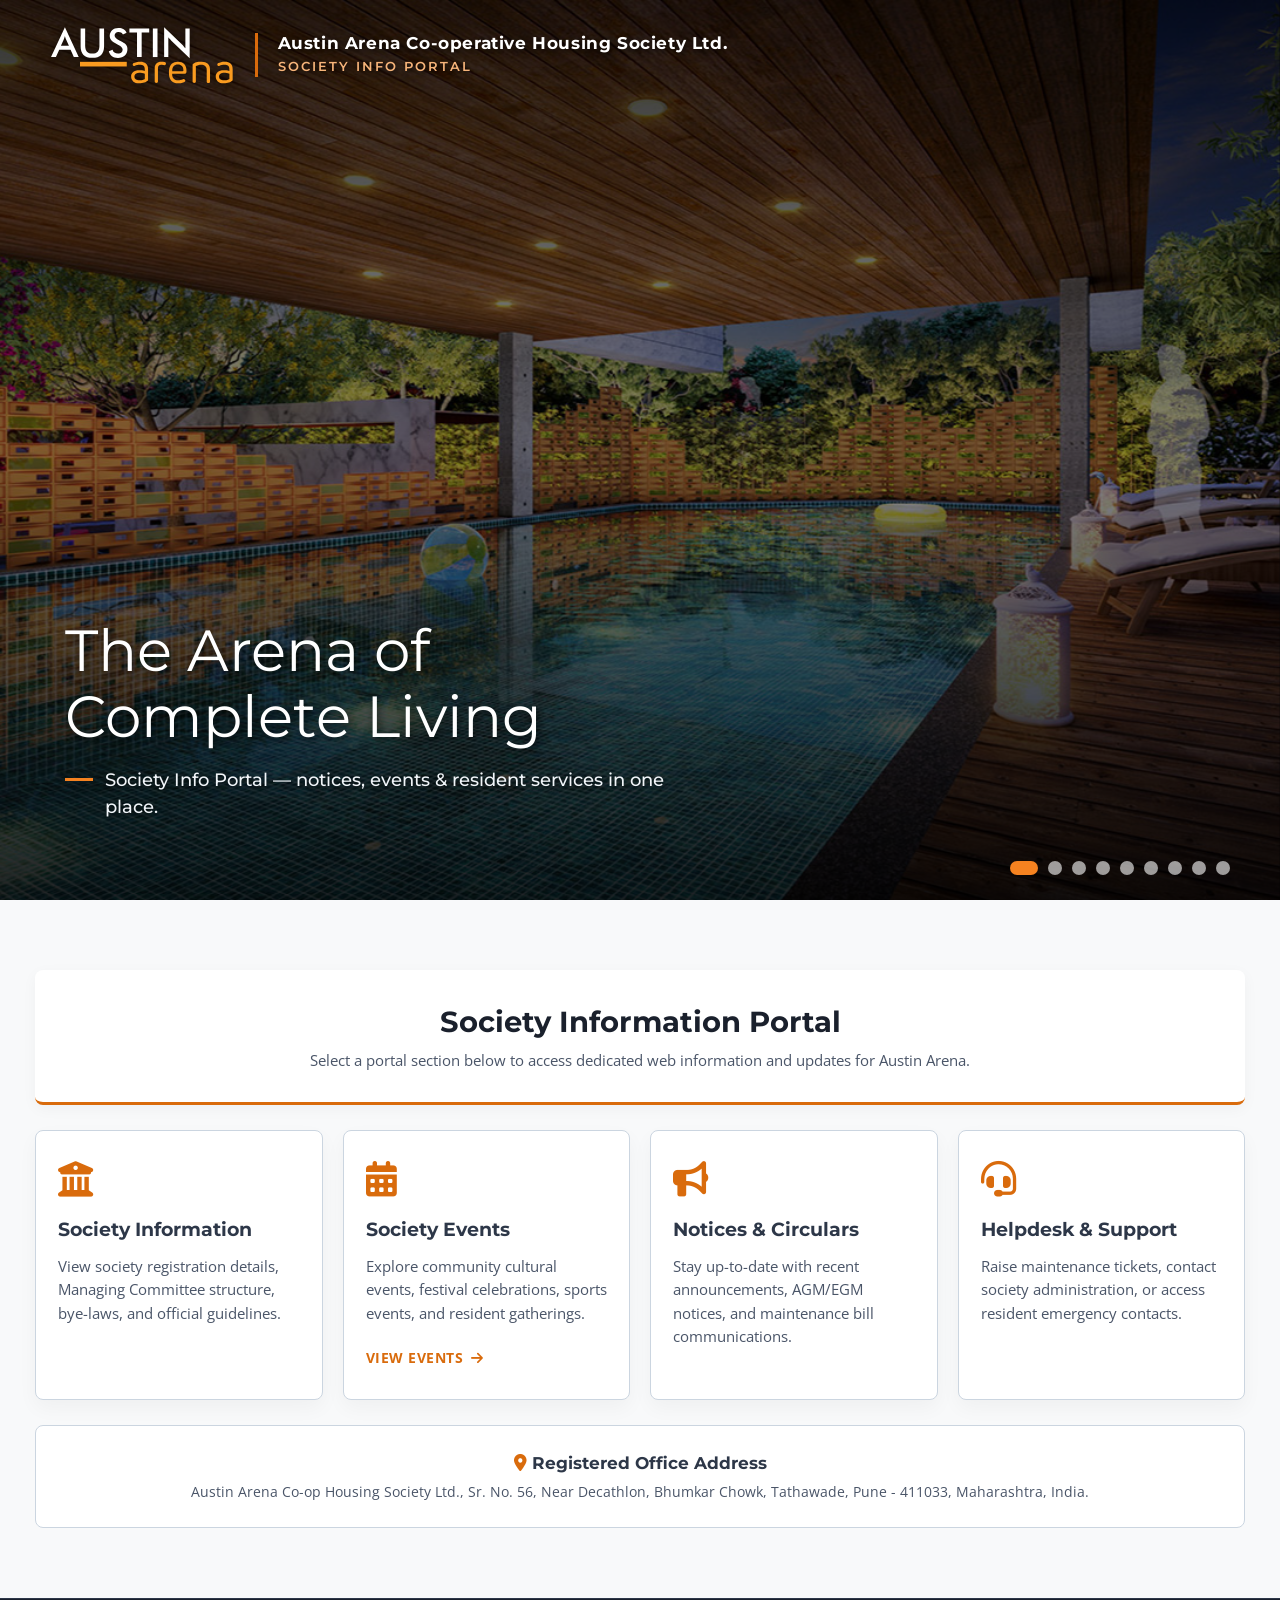
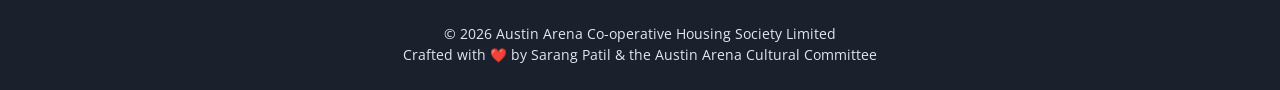
<file: index.html>
<!DOCTYPE html>
<html lang="en">
<head>
    <meta charset="UTF-8">
    <meta name="viewport" content="width=device-width, initial-scale=1.0, maximum-scale=5.0">
    <title>Austin Arena Co-operative Housing Society Limited</title>

    <!-- Google Fonts Preconnect & Stylesheets -->
    <link rel="preconnect" href="https://fonts.googleapis.com">
    <link rel="preconnect" href="https://fonts.gstatic.com" crossorigin>
    <link href="https://fonts.googleapis.com/css2?family=Montserrat:wght@400;500;600;700;800&family=Open+Sans:wght@300;400;600&display=swap"
          rel="stylesheet">

    <!-- FontAwesome Icons -->
    <link rel="stylesheet" href="https://cdnjs.cloudflare.com/ajax/libs/font-awesome/6.4.0/css/all.min.css">

    <!-- External CSS -->
    <link rel="stylesheet" href="css/style.css">
</head>
<body>

<!-- ACCESSIBILITY: Skip link for keyboard users -->
<a href="#main-content" class="skip-link">Skip to main content</a>

<!-- HERO CAROUSEL / SLIDER HEADER -->
<div class="hero-container" role="region" aria-roledescription="carousel" aria-label="Society Highlight Gallery">

    <!-- HEADER WITH LOGO -->
    <header>
        <div class="header-inner">
            <a href="index.html" class="logo-container" aria-label="Austin Arena Co-operative Housing Society - Homepage">
                <img src="assets/logo/arena_logo_white.svg"
                     alt="Austin Arena Logo"
                     id="main-logo"
                     onerror="handleLogoError()">

                <div id="logo-fallback" class="logo-fallback" style="display: none;">
                    <span class="brand-top">AUSTIN</span>
                    <span class="brand-bottom">arena</span>
                </div>
            </a>

            <div class="header-brand">
                <span class="header-society-name">Austin Arena Co-operative Housing Society Ltd.</span>
                <span class="header-tagline">Society Info Portal</span>
            </div>
        </div>
    </header>

    <!-- BACKGROUND IMAGE SLIDES -->
    <div class="slider-slide active" role="group" aria-roledescription="slide" aria-label="1 of 9"
         style="background-image: url('assets/images/gallery/arena-gallery-2.jpg');"></div>
    <div class="slider-slide" role="group" aria-roledescription="slide" aria-label="2 of 9"
         style="background-image: url('assets/images/gallery/arena-gallery-1.jpg');"></div>
    <div class="slider-slide" role="group" aria-roledescription="slide" aria-label="3 of 9"
         style="background-image: url('assets/images/gallery/arena-gallery-3.jpg');"></div>
    <div class="slider-slide" role="group" aria-roledescription="slide" aria-label="4 of 9"
         style="background-image: url('assets/images/gallery/arena-gallery-4.jpg');"></div>
    <div class="slider-slide" role="group" aria-roledescription="slide" aria-label="5 of 9"
         style="background-image: url('assets/images/gallery/arena-gallery-5.jpg');"></div>
    <div class="slider-slide" role="group" aria-roledescription="slide" aria-label="6 of 9"
         style="background-image: url('assets/images/gallery/arena-gallery-6.jpg');"></div>
    <div class="slider-slide" role="group" aria-roledescription="slide" aria-label="7 of 9"
         style="background-image: url('assets/images/gallery/arena-gallery-7.jpg');"></div>
    <div class="slider-slide" role="group" aria-roledescription="slide" aria-label="8 of 9"
         style="background-image: url('assets/images/gallery/arena-gallery-8.jpg');"></div>
    <div class="slider-slide" role="group" aria-roledescription="slide" aria-label="9 of 9"
         style="background-image: url('assets/images/gallery/arena-gallery-9.jpg');"></div>
    <div class="slider-overlay"></div>

    <!-- HERO TEXT CONTENT -->
    <div class="hero-content">
        <div class="hero-content-inner">
            <h1 class="hero-title">The Arena of<br>Complete Living</h1>
            <p class="hero-tagline">Society Info Portal &mdash; notices, events &amp; resident services in one place.</p>
        </div>
    </div>

    <!-- ACCESSIBLE SLIDER DOT NAVIGATION -->
    <div class="slider-dots" role="tablist" aria-label="Select slide to display">
        <button class="dot active" role="tab" aria-selected="true" data-slide="0" aria-label="Slide 1"></button>
        <button class="dot" role="tab" aria-selected="false" data-slide="1" aria-label="Slide 2"></button>
        <button class="dot" role="tab" aria-selected="false" data-slide="2" aria-label="Slide 3"></button>
        <button class="dot" role="tab" aria-selected="false" data-slide="3" aria-label="Slide 4"></button>
        <button class="dot" role="tab" aria-selected="false" data-slide="4" aria-label="Slide 5"></button>
        <button class="dot" role="tab" aria-selected="false" data-slide="5" aria-label="Slide 6"></button>
        <button class="dot" role="tab" aria-selected="false" data-slide="6" aria-label="Slide 7"></button>
        <button class="dot" role="tab" aria-selected="false" data-slide="7" aria-label="Slide 8"></button>
        <button class="dot" role="tab" aria-selected="false" data-slide="8" aria-label="Slide 9"></button>
    </div>
</div>

<!-- MAIN CONTENT PORTAL -->
<main id="main-content" class="highlights-section" tabindex="-1">

    <div class="section-header">
        <h2>Society Information Portal</h2>
        <p>Select a portal section below to access dedicated web information and updates for Austin Arena.</p>
    </div>

    <div class="cards-grid">

        <div class="highlight-card">
            <div>
                <i class="fa-solid fa-building-columns card-icon" aria-hidden="true"></i>
                <h3 class="card-title">Society Information</h3>
                <p class="card-text">View society registration details, Managing Committee structure, bye-laws, and
                    official guidelines.</p>
            </div>
            <a href="society-info.html" class="card-btn" style="display: none;" aria-label="Explore Society Information Details">Explore Details <i
                    class="fa-solid fa-arrow-right" aria-hidden="true"></i></a>
        </div>

        <div class="highlight-card">
            <div>
                <i class="fa-solid fa-calendar-days card-icon" aria-hidden="true"></i>
                <h3 class="card-title">Society Events</h3>
                <p class="card-text">Explore community cultural events, festival celebrations, sports events, and
                    resident gatherings.</p>
            </div>
            <a href="society-events.html" class="card-btn" aria-label="View Society Events">View Events <i class="fa-solid fa-arrow-right"
                                                                                                           aria-hidden="true"></i></a>
        </div>

        <div class="highlight-card">
            <div>
                <i class="fa-solid fa-bullhorn card-icon" aria-hidden="true"></i>
                <h3 class="card-title">Notices & Circulars</h3>
                <p class="card-text">Stay up-to-date with recent announcements, AGM/EGM notices, and maintenance bill
                    communications.</p>
            </div>
            <a href="notices.html" class="card-btn" style="display: none;" aria-label="View Notices and Circulars">View Notices <i
                    class="fa-solid fa-arrow-right" aria-hidden="true"></i></a>
        </div>

        <div class="highlight-card">
            <div>
                <i class="fa-solid fa-headset card-icon" aria-hidden="true"></i>
                <h3 class="card-title">Helpdesk & Support</h3>
                <p class="card-text">Raise maintenance tickets, contact society administration, or access resident
                    emergency contacts.</p>
            </div>
            <a href="helpdesk.html" class="card-btn" style="display: none;" aria-label="Contact Society Office">Contact Office <i
                    class="fa-solid fa-arrow-right" aria-hidden="true"></i></a>
        </div>

    </div>

    <!-- ADDRESS FOOTER BOX -->
    <address class="address-bar">
        <h3><i class="fa-solid fa-location-dot" style="color: var(--brand-orange);" aria-hidden="true"></i> Registered
            Office Address</h3>
        <p>Austin Arena Co-op Housing Society Ltd., Sr. No. 56, Near Decathlon, Bhumkar Chowk, Tathawade, Pune - 411033,
            Maharashtra, India.</p>
    </address>

</main>

<!-- FOOTER -->
<footer>
    <p>
        &copy; 2026 Austin Arena Co-operative Housing Society Limited
    </p>
    <p>
        Crafted with ❤️ by Sarang Patil &amp; the Austin Arena Cultural Committee
    </p>
</footer>

<!-- External JavaScript -->
<script src="js/main.js"></script>
</body>
</html>
</file>
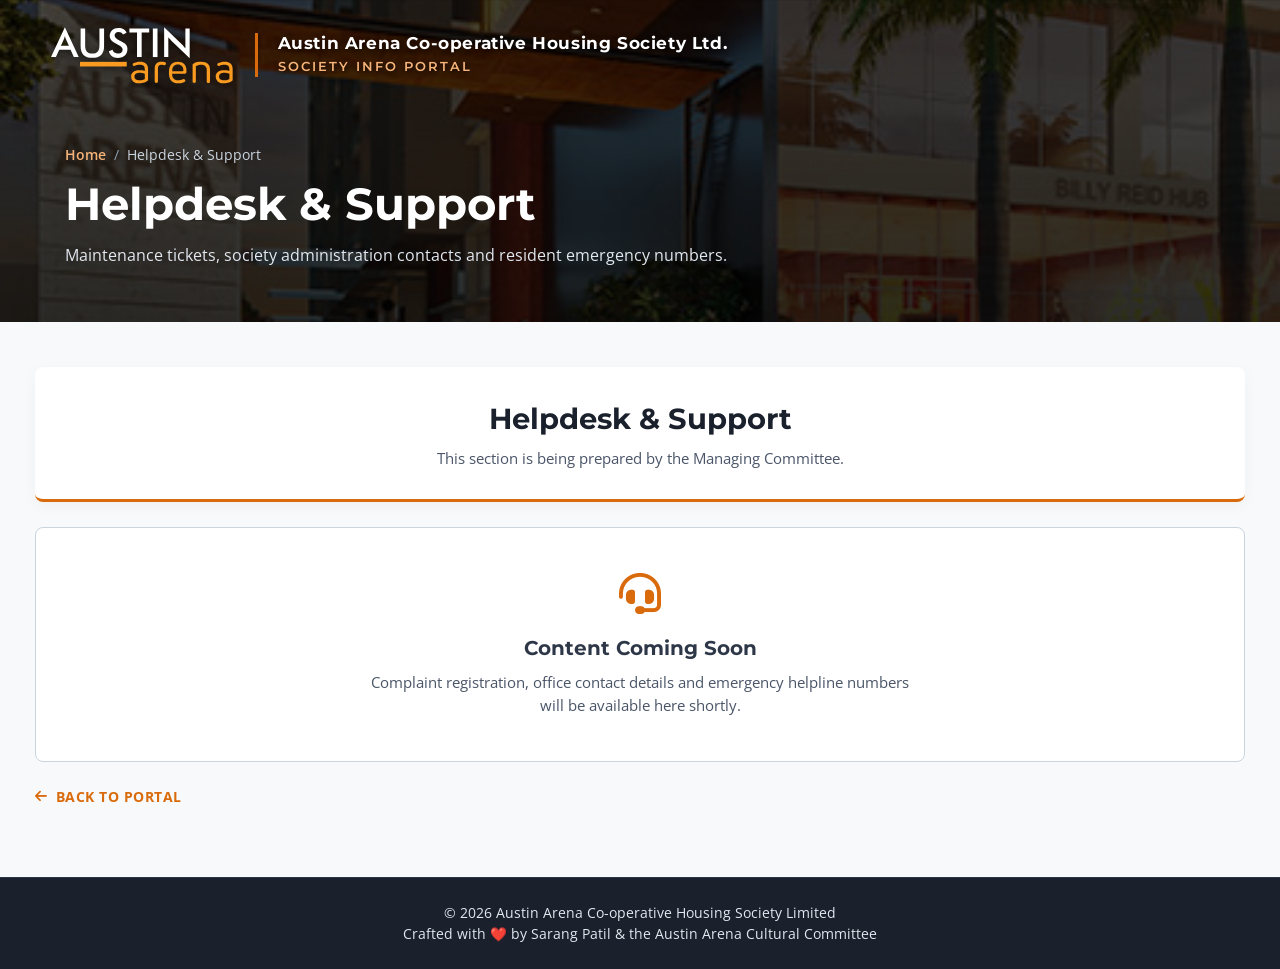
<file: helpdesk.html>
<!DOCTYPE html>
<html lang="en">
<head>
    <meta charset="UTF-8">
    <meta name="viewport" content="width=device-width, initial-scale=1.0, maximum-scale=5.0">
    <title>Helpdesk &amp; Support | Austin Arena Co-operative Housing Society Limited</title>

    <link rel="preconnect" href="https://fonts.googleapis.com">
    <link rel="preconnect" href="https://fonts.gstatic.com" crossorigin>
    <link href="https://fonts.googleapis.com/css2?family=Montserrat:wght@400;500;600;700;800&family=Open+Sans:wght@300;400;600&display=swap"
          rel="stylesheet">
    <link rel="stylesheet" href="https://cdnjs.cloudflare.com/ajax/libs/font-awesome/6.4.0/css/all.min.css">
    <link rel="stylesheet" href="css/style.css">
</head>
<body>

<a href="#main-content" class="skip-link">Skip to main content</a>

<div class="page-hero">
    <header>
        <div class="header-inner">
            <a href="index.html" class="logo-container" aria-label="Austin Arena Co-operative Housing Society - Homepage">
                <img src="assets/logo/arena_logo_white.svg" alt="Austin Arena Logo" id="main-logo" onerror="handleLogoError()">
                <div id="logo-fallback" class="logo-fallback" style="display: none;">
                    <span class="brand-top">AUSTIN</span>
                    <span class="brand-bottom">arena</span>
                </div>
            </a>
            <div class="header-brand">
                <span class="header-society-name">Austin Arena Co-operative Housing Society Ltd.</span>
                <span class="header-tagline">Society Info Portal</span>
            </div>
        </div>
    </header>

    <div class="page-hero-content">
        <nav class="breadcrumb" aria-label="Breadcrumb">
            <a href="index.html">Home</a><span>/</span>Helpdesk &amp; Support
        </nav>
        <h1>Helpdesk &amp; Support</h1>
        <p>Maintenance tickets, society administration contacts and resident emergency numbers.</p>
    </div>
</div>

<main id="main-content" class="highlights-section page-main" tabindex="-1">

    <div class="section-header">
        <h2>Helpdesk &amp; Support</h2>
        <p>This section is being prepared by the Managing Committee.</p>
    </div>

    <div class="content-panel">
        <i class="fa-solid fa-headset" aria-hidden="true"></i>
        <h3>Content Coming Soon</h3>
        <p>Complaint registration, office contact details and emergency helpline numbers will be available here shortly.</p>
    </div>

    <a href="index.html" class="back-link"><i class="fa-solid fa-arrow-left" aria-hidden="true"></i> Back to Portal</a>

</main>

<footer>
    <p>
        &copy; 2026 Austin Arena Co-operative Housing Society Limited
    </p>
    <p>
        Crafted with ❤️ by Sarang Patil &amp; the Austin Arena Cultural Committee
    </p>
</footer>

<script src="js/main.js"></script>
</body>
</html>
</file>
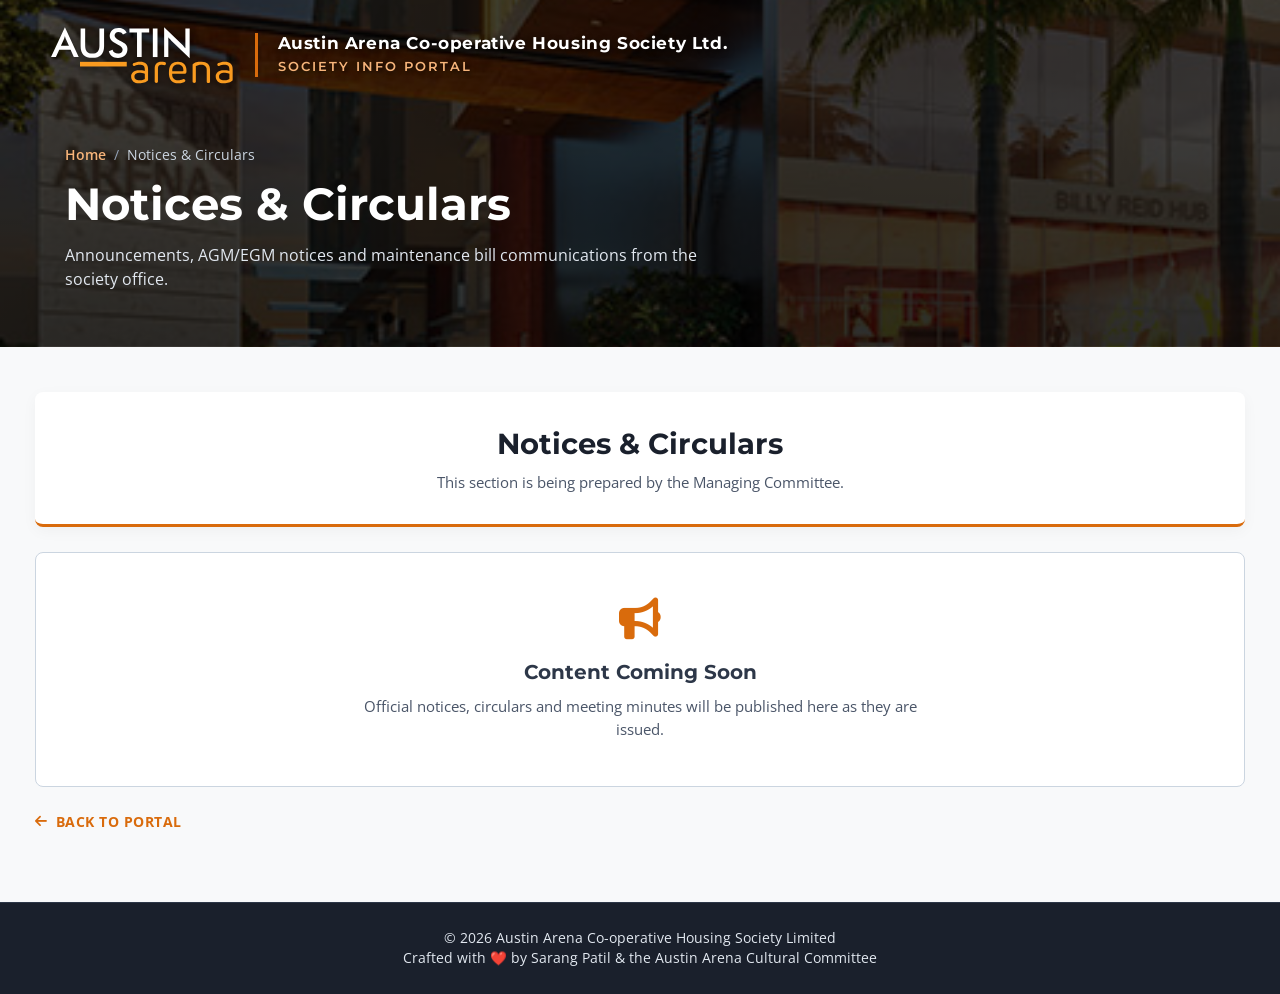
<file: notices.html>
<!DOCTYPE html>
<html lang="en">
<head>
    <meta charset="UTF-8">
    <meta name="viewport" content="width=device-width, initial-scale=1.0, maximum-scale=5.0">
    <title>Notices &amp; Circulars | Austin Arena Co-operative Housing Society Limited</title>

    <link rel="preconnect" href="https://fonts.googleapis.com">
    <link rel="preconnect" href="https://fonts.gstatic.com" crossorigin>
    <link href="https://fonts.googleapis.com/css2?family=Montserrat:wght@400;500;600;700;800&family=Open+Sans:wght@300;400;600&display=swap"
          rel="stylesheet">
    <link rel="stylesheet" href="https://cdnjs.cloudflare.com/ajax/libs/font-awesome/6.4.0/css/all.min.css">
    <link rel="stylesheet" href="css/style.css">
</head>
<body>

<a href="#main-content" class="skip-link">Skip to main content</a>

<div class="page-hero">
    <header>
        <div class="header-inner">
            <a href="index.html" class="logo-container" aria-label="Austin Arena Co-operative Housing Society - Homepage">
                <img src="assets/logo/arena_logo_white.svg" alt="Austin Arena Logo" id="main-logo" onerror="handleLogoError()">
                <div id="logo-fallback" class="logo-fallback" style="display: none;">
                    <span class="brand-top">AUSTIN</span>
                    <span class="brand-bottom">arena</span>
                </div>
            </a>
            <div class="header-brand">
                <span class="header-society-name">Austin Arena Co-operative Housing Society Ltd.</span>
                <span class="header-tagline">Society Info Portal</span>
            </div>
        </div>
    </header>

    <div class="page-hero-content">
        <nav class="breadcrumb" aria-label="Breadcrumb">
            <a href="index.html">Home</a><span>/</span>Notices &amp; Circulars
        </nav>
        <h1>Notices &amp; Circulars</h1>
        <p>Announcements, AGM/EGM notices and maintenance bill communications from the society office.</p>
    </div>
</div>

<main id="main-content" class="highlights-section page-main" tabindex="-1">

    <div class="section-header">
        <h2>Notices &amp; Circulars</h2>
        <p>This section is being prepared by the Managing Committee.</p>
    </div>

    <div class="content-panel">
        <i class="fa-solid fa-bullhorn" aria-hidden="true"></i>
        <h3>Content Coming Soon</h3>
        <p>Official notices, circulars and meeting minutes will be published here as they are issued.</p>
    </div>

    <a href="index.html" class="back-link"><i class="fa-solid fa-arrow-left" aria-hidden="true"></i> Back to Portal</a>

</main>

<footer>
    <p>
        &copy; 2026 Austin Arena Co-operative Housing Society Limited
    </p>
    <p>
        Crafted with ❤️ by Sarang Patil &amp; the Austin Arena Cultural Committee
    </p>
</footer>

<script src="js/main.js"></script>
</body>
</html>
</file>
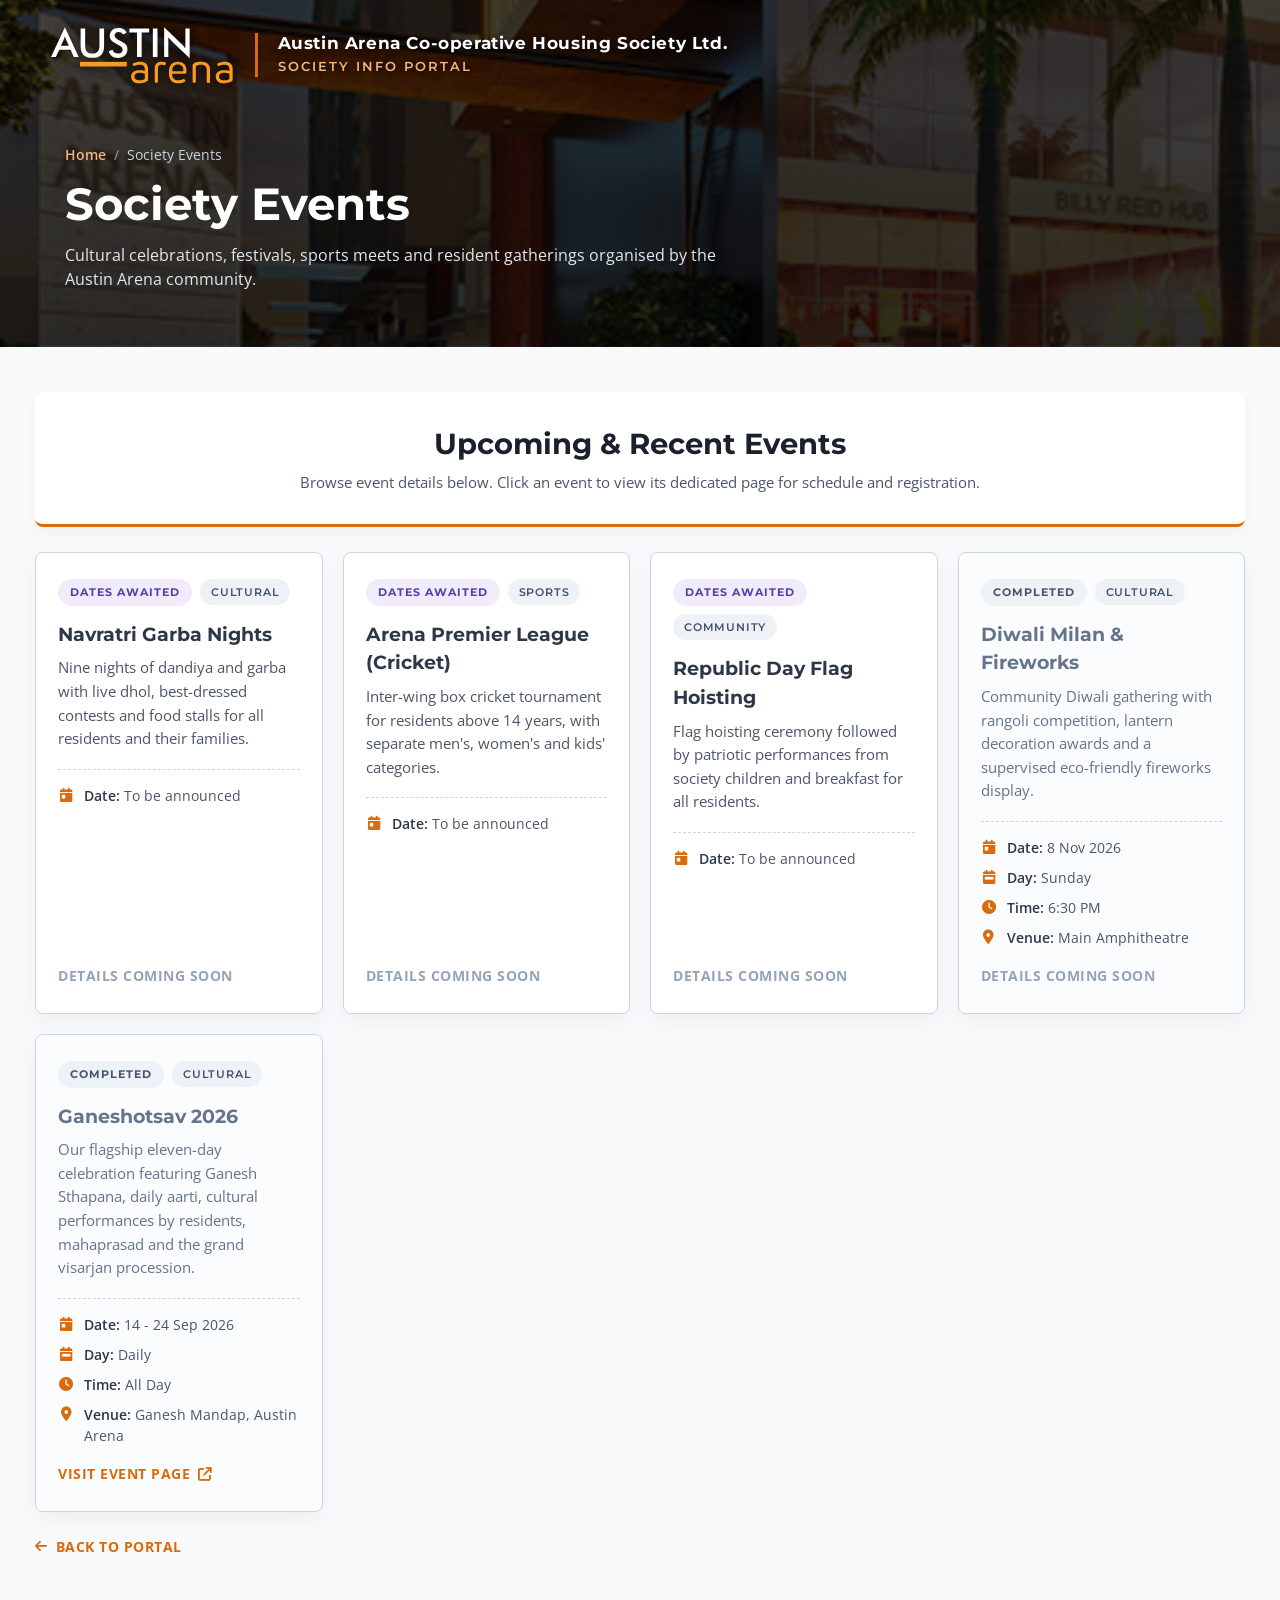
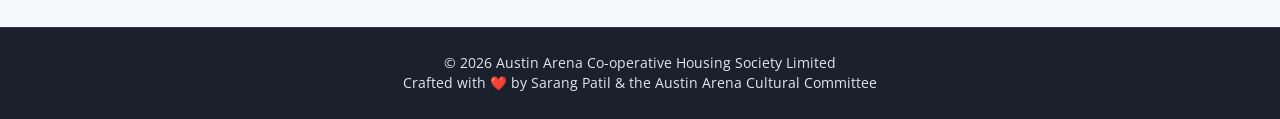
<file: society-events.html>
<!DOCTYPE html>
<html lang="en">
<head>
    <meta charset="UTF-8">
    <meta name="viewport" content="width=device-width, initial-scale=1.0, maximum-scale=5.0">
    <title>Society Events | Austin Arena Co-operative Housing Society Limited</title>

    <link rel="preconnect" href="https://fonts.googleapis.com">
    <link rel="preconnect" href="https://fonts.gstatic.com" crossorigin>
    <link href="https://fonts.googleapis.com/css2?family=Montserrat:wght@400;500;600;700;800&family=Open+Sans:wght@300;400;600&display=swap"
          rel="stylesheet">
    <link rel="stylesheet" href="https://cdnjs.cloudflare.com/ajax/libs/font-awesome/6.4.0/css/all.min.css">
    <link rel="stylesheet" href="css/style.css">
</head>
<body>

<a href="#main-content" class="skip-link">Skip to main content</a>

<!-- PAGE HERO WITH SHARED HEADER THEME -->
<div class="page-hero">
    <header>
        <div class="header-inner">
            <a href="index.html" class="logo-container" aria-label="Austin Arena Co-operative Housing Society - Homepage">
                <img src="assets/logo/arena_logo_white.svg" alt="Austin Arena Logo" id="main-logo" onerror="handleLogoError()">
                <div id="logo-fallback" class="logo-fallback" style="display: none;">
                    <span class="brand-top">AUSTIN</span>
                    <span class="brand-bottom">arena</span>
                </div>
            </a>
            <div class="header-brand">
                <span class="header-society-name">Austin Arena Co-operative Housing Society Ltd.</span>
                <span class="header-tagline">Society Info Portal</span>
            </div>
        </div>
    </header>

    <div class="page-hero-content">
        <nav class="breadcrumb" aria-label="Breadcrumb">
            <a href="index.html">Home</a><span>/</span>Society Events
        </nav>
        <h1>Society Events</h1>
        <p>Cultural celebrations, festivals, sports meets and resident gatherings organised by the Austin Arena
            community.</p>
    </div>
</div>

<main id="main-content" class="highlights-section page-main" tabindex="-1">

    <div class="section-header">
        <h2>Upcoming &amp; Recent Events</h2>
        <p>Browse event details below. Click an event to view its dedicated page for schedule and registration.</p>
    </div>

    <!-- Loading / error / empty message for the events feed -->
    <p id="events-status" class="events-status loading" role="status" aria-live="polite">Loading events&hellip;</p>

    <!-- Event cards are rendered here from the configured data source -->
    <div class="cards-grid" id="events-grid"></div>

    <noscript>
        <div class="content-panel">
            <i class="fa-solid fa-circle-info" aria-hidden="true"></i>
            <h3>JavaScript Required</h3>
            <p>Event listings are loaded dynamically. Please enable JavaScript to view society events, or contact the
                society office for the current event schedule.</p>
        </div>
    </noscript>

    <a href="index.html" class="back-link"><i class="fa-solid fa-arrow-left" aria-hidden="true"></i> Back to Portal</a>

</main>

<footer>
    <p>
        &copy; 2026 Austin Arena Co-operative Housing Society Limited
    </p>
    <p>
        Crafted with ❤️ by Sarang Patil &amp; the Austin Arena Cultural Committee
    </p>
</footer>

<script src="js/config.js"></script>
<script src="js/main.js"></script>
<script src="js/events.js"></script>
</body>
</html>
</file>
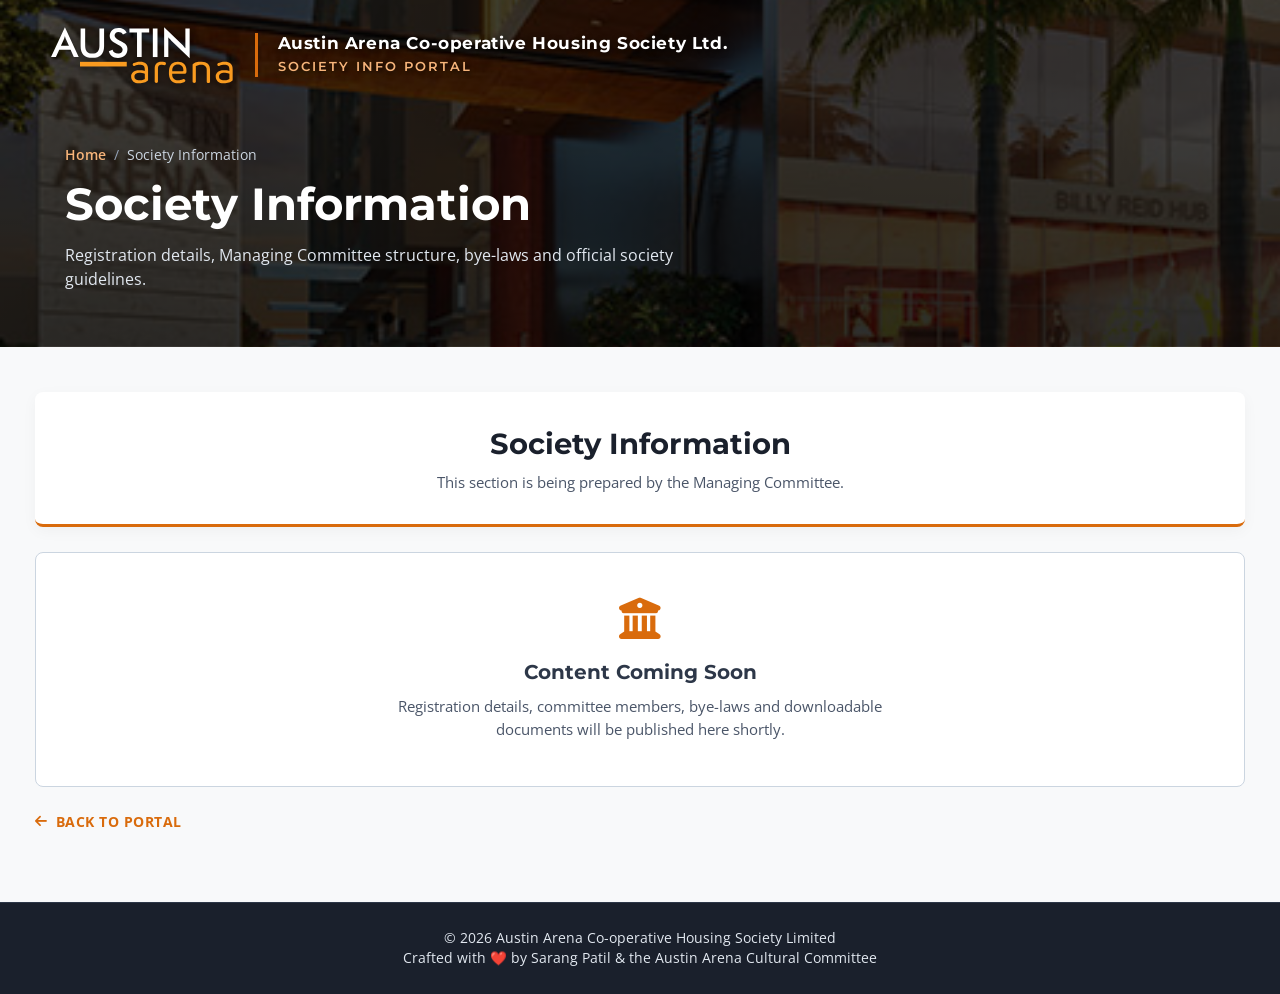
<file: society-info.html>
<!DOCTYPE html>
<html lang="en">
<head>
    <meta charset="UTF-8">
    <meta name="viewport" content="width=device-width, initial-scale=1.0, maximum-scale=5.0">
    <title>Society Information | Austin Arena Co-operative Housing Society Limited</title>

    <link rel="preconnect" href="https://fonts.googleapis.com">
    <link rel="preconnect" href="https://fonts.gstatic.com" crossorigin>
    <link href="https://fonts.googleapis.com/css2?family=Montserrat:wght@400;500;600;700;800&family=Open+Sans:wght@300;400;600&display=swap"
          rel="stylesheet">
    <link rel="stylesheet" href="https://cdnjs.cloudflare.com/ajax/libs/font-awesome/6.4.0/css/all.min.css">
    <link rel="stylesheet" href="css/style.css">
</head>
<body>

<a href="#main-content" class="skip-link">Skip to main content</a>

<div class="page-hero">
    <header>
        <div class="header-inner">
            <a href="index.html" class="logo-container" aria-label="Austin Arena Co-operative Housing Society - Homepage">
                <img src="assets/logo/arena_logo_white.svg" alt="Austin Arena Logo" id="main-logo" onerror="handleLogoError()">
                <div id="logo-fallback" class="logo-fallback" style="display: none;">
                    <span class="brand-top">AUSTIN</span>
                    <span class="brand-bottom">arena</span>
                </div>
            </a>
            <div class="header-brand">
                <span class="header-society-name">Austin Arena Co-operative Housing Society Ltd.</span>
                <span class="header-tagline">Society Info Portal</span>
            </div>
        </div>
    </header>

    <div class="page-hero-content">
        <nav class="breadcrumb" aria-label="Breadcrumb">
            <a href="index.html">Home</a><span>/</span>Society Information
        </nav>
        <h1>Society Information</h1>
        <p>Registration details, Managing Committee structure, bye-laws and official society guidelines.</p>
    </div>
</div>

<main id="main-content" class="highlights-section page-main" tabindex="-1">

    <div class="section-header">
        <h2>Society Information</h2>
        <p>This section is being prepared by the Managing Committee.</p>
    </div>

    <div class="content-panel">
        <i class="fa-solid fa-building-columns" aria-hidden="true"></i>
        <h3>Content Coming Soon</h3>
        <p>Registration details, committee members, bye-laws and downloadable documents will be published here shortly.</p>
    </div>

    <a href="index.html" class="back-link"><i class="fa-solid fa-arrow-left" aria-hidden="true"></i> Back to Portal</a>

</main>

<footer>
    <p>
        &copy; 2026 Austin Arena Co-operative Housing Society Limited
    </p>
    <p>
        Crafted with ❤️ by Sarang Patil &amp; the Austin Arena Cultural Committee
    </p>
</footer>

<script src="js/main.js"></script>
</body>
</html>
</file>
<file: css/style.css>
:root {
    --brand-orange: #d96b0c; /* WCAG 4.5:1 compliant contrast shade */
    --brand-gold: #c5a059;
    --dark-overlay: rgba(0, 0, 0, 0.6);
    --text-dark: #2d3748;
    --bg-light: #f8f9fa;
    --focus-ring: #2563eb;
}

* {
    margin: 0;
    padding: 0;
    box-sizing: border-box;
}

html, body {
    width: 100%;
    overflow-x: hidden;
}

body {
    font-family: 'Open Sans', sans-serif;
    color: var(--text-dark);
    background-color: var(--bg-light);
    line-height: 1.5;
}

/* ACCESSIBILITY: Skip to Content Link */
.skip-link {
    position: absolute;
    top: -100px;
    left: 15px;
    background: #000000;
    color: #ffffff;
    padding: 12px 20px;
    z-index: 100;
    font-weight: 700;
    text-decoration: none;
    border-radius: 4px;
    transition: top 0.2s ease;
}

.skip-link:focus {
    top: 15px;
    outline: 3px solid var(--focus-ring);
}

/* ACCESSIBILITY: Focus States */
:focus-visible {
    outline: 3px solid var(--focus-ring);
    outline-offset: 3px;
}

/* HERO CONTAINER */
.hero-container {
    position: relative;
    width: 100%;
    height: 100vh;
    height: 100svh; /* avoids mobile browser chrome cropping the hero */
    max-height: 900px;
    min-height: 560px;
    overflow: hidden;
    background-color: #111;
}

.slider-slide {
    position: absolute;
    top: 0;
    left: 0;
    width: 100%;
    height: 100%;
    background-size: cover;
    background-position: center center;
    background-repeat: no-repeat;
    opacity: 0;
    transition: opacity 1.2s ease-in-out;
    z-index: 1;
    will-change: opacity;
}

.slider-slide.active {
    opacity: 1;
    z-index: 2;
}

.slider-overlay {
    position: absolute;
    top: 0;
    left: 0;
    width: 100%;
    height: 100%;
    background: linear-gradient(
            to bottom,
            rgba(0, 0, 0, 0.8) 0%,
            rgba(0, 0, 0, 0.45) 50%,
            rgba(0, 0, 0, 0.85) 100%
    );
    z-index: 3;
    pointer-events: none;
}

/* HEADER & LOGO AREA */
header {
    position: absolute;
    top: 0;
    left: 0;
    width: 100%;
    z-index: 10;
    padding: 25px 50px;
}

.header-inner {
    max-width: 1250px;
    margin: 0 auto;
    display: flex;
    align-items: center;
    justify-content: flex-start;
    gap: 20px;
    flex-wrap: wrap;
}

/* HEADER SOCIETY NAME + TAGLINE */
.header-brand {
    display: flex;
    flex-direction: column;
    justify-content: center;
    padding-left: 20px;
    border-left: 3px solid var(--brand-orange);
    min-width: 0;
}

.header-society-name {
    font-family: 'Montserrat', sans-serif;
    font-weight: 700;
    font-size: clamp(0.85rem, 1.6vw, 1.05rem);
    color: #ffffff;
    letter-spacing: 0.6px;
    line-height: 1.25;
    text-shadow: 1px 2px 6px rgba(0, 0, 0, 0.75);
}

.header-tagline {
    font-family: 'Montserrat', sans-serif;
    font-weight: 600;
    font-size: clamp(0.68rem, 1.2vw, 0.8rem);
    color: #f6b47a;
    letter-spacing: 2px;
    text-transform: uppercase;
    margin-top: 3px;
    text-shadow: 1px 2px 5px rgba(0, 0, 0, 0.75);
}

.logo-container {
    display: flex;
    align-items: center;
    text-decoration: none;
    border-radius: 4px;
}

.logo-container img {
    height: 60px;
    max-width: 250px;
    width: auto;
    object-fit: contain;
    filter: drop-shadow(0px 2px 4px rgba(0,0,0,0.6));
}

.logo-fallback {
    display: flex;
    flex-direction: column;
    line-height: 1;
}

.logo-fallback .brand-top {
    font-family: 'Montserrat', sans-serif;
    font-weight: 800;
    font-size: 26px;
    color: #ffffff;
    letter-spacing: 2px;
}

.logo-fallback .brand-bottom {
    font-family: 'Montserrat', sans-serif;
    font-weight: 700;
    font-size: 16px;
    color: #f58220;
    letter-spacing: 1px;
    display: flex;
    align-items: center;
    gap: 5px;
    margin-top: 2px;
}

.logo-fallback .brand-bottom::before {
    content: '';
    width: 14px;
    height: 3px;
    background-color: #f58220;
}

/* HERO CONTENT */
.hero-content {
    position: absolute;
    bottom: 80px;
    left: 0;
    width: 100%;
    z-index: 5;
    color: #ffffff;
}

.hero-content-inner {
    max-width: 1250px;
    margin: 0 auto;
    padding: 0 50px;
}

.hero-title {
    font-family: 'Montserrat', sans-serif;
    font-size: clamp(2.2rem, 5vw, 3.6rem);
    font-weight: 400;
    line-height: 1.15;
    margin-bottom: 15px;
    text-shadow: 2px 3px 8px rgba(0,0,0,0.7);
}

.society-name {
    font-family: 'Montserrat', sans-serif;
    font-size: clamp(0.85rem, 2.5vw, 1.15rem);
    font-weight: 700;
    color: #ffffff;
    letter-spacing: 1.2px;
    text-transform: uppercase;
    text-shadow: 1px 2px 5px rgba(0,0,0,0.7);
    display: flex;
    align-items: center;
    gap: 10px;
    flex-wrap: wrap;
}

.society-name::before {
    content: '';
    display: inline-block;
    width: 25px;
    height: 3px;
    background-color: #f58220;
    flex-shrink: 0;
}

.hero-tagline {
    font-family: 'Montserrat', sans-serif;
    margin-top: 18px;
    max-width: 640px;
    font-size: clamp(0.92rem, 2vw, 1.1rem);
    font-weight: 500;
    color: #f1f5f9;
    text-shadow: 1px 2px 6px rgba(0, 0, 0, 0.8);
    display: flex;
    align-items: flex-start;
    gap: 12px;
}

.hero-tagline::before {
    content: '';
    display: inline-block;
    width: 28px;
    height: 3px;
    background-color: #f58220;
    flex-shrink: 0;
    margin-top: 11px;
}

/* INNER PAGE HERO (shared by sub pages) */
.page-hero {
    position: relative;
    background-color: #111;
    background-image: linear-gradient(rgba(0, 0, 0, 0.72), rgba(0, 0, 0, 0.82)),
    url('../assets/images/arena-about.jpg');
    background-size: cover;
    background-position: center;
    padding: 0 0 55px;
    min-height: 300px;
}

.page-hero header {
    position: relative;
    padding: 25px 50px;
}

.page-hero-content {
    max-width: 1250px;
    margin: 0 auto;
    padding: 35px 50px 0;
    color: #ffffff;
}

.page-hero-content h1 {
    font-family: 'Montserrat', sans-serif;
    font-size: clamp(1.8rem, 4vw, 2.8rem);
    font-weight: 700;
    line-height: 1.15;
}

.page-hero-content p {
    margin-top: 12px;
    max-width: 680px;
    color: #e2e8f0;
    font-size: clamp(0.9rem, 2vw, 1.02rem);
}

.breadcrumb {
    margin-bottom: 14px;
    font-size: 0.85rem;
    color: #cbd5e0;
}

.breadcrumb a {
    color: #f6b47a;
    text-decoration: none;
    font-weight: 600;
}

.breadcrumb a:hover {
    text-decoration: underline;
}

.breadcrumb span {
    margin: 0 8px;
    color: #94a3b8;
}

/* EVENT CARDS */
.event-card {
    background: #ffffff;
    border-radius: 8px;
    border: 1px solid #cbd5e0;
    box-shadow: 0 8px 20px rgba(0, 0, 0, 0.04);
    padding: 26px 22px;
    display: flex;
    flex-direction: column;
    transition: all 0.3s ease;
}

.event-card:hover {
    transform: translateY(-5px);
    box-shadow: 0 12px 25px rgba(0, 0, 0, 0.08);
    border-color: var(--brand-orange);
}

.event-badges {
    display: flex;
    flex-wrap: wrap;
    align-items: center;
    gap: 8px;
    margin-bottom: 14px;
}

.event-badge {
    background: #fff3e6;
    color: #a34d00;
    font-family: 'Montserrat', sans-serif;
    font-size: 0.7rem;
    font-weight: 700;
    letter-spacing: 1px;
    text-transform: uppercase;
    padding: 5px 12px;
    border-radius: 20px;
    display: inline-flex;
    align-items: center;
    gap: 7px;
}

/* Status badges - derived from start/end dates */
.event-badge.upcoming {
    background: #e6f4ea;
    color: #1e6b36;
}

.event-badge.ongoing {
    background: #fdecea;
    color: #b3261e;
}

.event-badge.past {
    background: #edf2f7;
    color: #4a5568;
}

.event-badge.tba {
    background: #f1ecfb;
    color: #5b3fa8;
}

.live-dot {
    width: 8px;
    height: 8px;
    border-radius: 50%;
    background: #d93025;
    flex-shrink: 0;
    animation: pulse 1.6s ease-in-out infinite;
}

@keyframes pulse {
    0%, 100% { opacity: 1; transform: scale(1); }
    50%      { opacity: 0.35; transform: scale(0.75); }
}

/* Optional category tag (Sports, Community, Festival ...) */
.event-tag {
    background: #eef2f7;
    color: #445168;
    font-family: 'Montserrat', sans-serif;
    font-size: 0.68rem;
    font-weight: 600;
    letter-spacing: 0.8px;
    text-transform: uppercase;
    padding: 5px 11px;
    border-radius: 20px;
}

/* "In 6 days" / "Last day" hint */
.event-note {
    font-size: 0.75rem;
    font-weight: 600;
    color: #718096;
    margin-left: auto;
}

/* Completed events are visually de-emphasised */
.event-card.is-past {
    background: #fbfcfd;
}

.event-card.is-past .event-title,
.event-card.is-past .event-desc {
    color: #64748b;
}

/* Ongoing events get a highlighted edge */
.event-card.is-ongoing {
    border-color: var(--brand-orange);
    box-shadow: 0 8px 22px rgba(217, 107, 12, 0.14);
}

/* EVENTS FEED STATUS (loading / empty / error) */
.events-status {
    margin-top: 25px;
    padding: 22px 20px;
    border-radius: 8px;
    text-align: center;
    font-size: 0.94rem;
    border: 1px solid #cbd5e0;
    background: #ffffff;
    color: #4a5568;
}

.events-status.loading::before {
    content: '';
    display: inline-block;
    width: 15px;
    height: 15px;
    margin-right: 10px;
    vertical-align: -2px;
    border: 2px solid #cbd5e0;
    border-top-color: var(--brand-orange);
    border-radius: 50%;
    animation: spin 0.8s linear infinite;
}

.events-status.error {
    border-color: #f5c2c7;
    background: #fdf2f3;
    color: #842029;
}

.events-status.empty {
    border-style: dashed;
}

@keyframes spin {
    to { transform: rotate(360deg); }
}

.event-title {
    font-family: 'Montserrat', sans-serif;
    font-size: 1.2rem;
    font-weight: 700;
    color: #2d3748;
    margin-bottom: 8px;
}

.event-desc {
    font-size: 0.92rem;
    color: #4a5568;
    line-height: 1.6;
    margin-bottom: 18px;
}

.event-meta {
    list-style: none;
    border-top: 1px dashed #cbd5e0;
    padding-top: 15px;
    margin-bottom: 18px;
    display: grid;
    gap: 9px;
}

.event-meta li {
    display: flex;
    align-items: flex-start;
    gap: 10px;
    font-size: 0.88rem;
    color: #4a5568;
}

.event-meta i {
    color: var(--brand-orange);
    width: 16px;
    text-align: center;
    margin-top: 3px;
    flex-shrink: 0;
}

.event-meta strong {
    color: #2d3748;
    font-weight: 600;
}

.event-card .card-btn {
    margin-top: auto;
}

.event-card .card-btn.disabled {
    color: #94a3b8;
    pointer-events: none;
}

/* GENERIC CONTENT PANEL FOR EMPTY PAGES */
.content-panel {
    background: #ffffff;
    border: 1px solid #cbd5e0;
    border-radius: 8px;
    padding: 45px 25px;
    text-align: center;
    margin-top: 25px;
}

.content-panel i {
    font-size: 2.6rem;
    color: var(--brand-orange);
    margin-bottom: 18px;
}

.content-panel h3 {
    font-family: 'Montserrat', sans-serif;
    font-size: 1.25rem;
    color: #2d3748;
    margin-bottom: 8px;
}

.content-panel p {
    color: #4a5568;
    font-size: 0.94rem;
    max-width: 560px;
    margin: 0 auto;
}

.back-link {
    display: inline-flex;
    align-items: center;
    gap: 8px;
    margin-top: 25px;
    color: var(--brand-orange);
    font-weight: 700;
    font-size: 0.85rem;
    text-transform: uppercase;
    letter-spacing: 0.5px;
    text-decoration: none;
}

.back-link:hover {
    color: #b35300;
}

/* SLIDER CONTROLS */
.slider-dots {
    position: absolute;
    bottom: 25px;
    right: 50px;
    z-index: 10;
    display: flex;
    gap: 10px;
}

.dot {
    width: 14px;
    height: 14px;
    border-radius: 50%;
    background-color: rgba(255, 255, 255, 0.6);
    border: 2px solid transparent;
    cursor: pointer;
    transition: all 0.3s ease;
    padding: 0;
}

.dot.active {
    background-color: #f58220;
    width: 28px;
    border-radius: 10px;
}

/* HIGHLIGHT CARDS & PORTAL */
.highlights-section {
    max-width: 1250px;
    margin: 70px auto;
    padding: 0 20px;
    position: relative;
    z-index: 20;
}

/* Inner pages sit closer to their compact hero */
.page-main {
    margin: 45px auto 70px;
}

.section-header {
    background: #ffffff;
    padding: 30px 20px;
    border-radius: 8px;
    box-shadow: 0 4px 15px rgba(0,0,0,0.04);
    border-bottom: 3px solid var(--brand-orange);
    text-align: center;
}

.section-header h2 {
    font-family: 'Montserrat', sans-serif;
    font-size: clamp(1.4rem, 3vw, 1.8rem);
    color: #1a202c;
    font-weight: 700;
}

.section-header p {
    color: #4a5568;
    margin-top: 6px;
    font-size: clamp(0.85rem, 2vw, 0.95rem);
}

.cards-grid {
    display: grid;
    grid-template-columns: repeat(auto-fit, minmax(260px, 1fr));
    gap: 20px;
    margin-top: 25px;
}

.highlight-card {
    background: #ffffff;
    border-radius: 8px;
    padding: 30px 22px;
    border: 1px solid #cbd5e0;
    box-shadow: 0 8px 20px rgba(0,0,0,0.04);
    transition: all 0.3s ease;
    display: flex;
    flex-direction: column;
    justify-content: space-between;
}

.highlight-card:hover {
    transform: translateY(-5px);
    box-shadow: 0 12px 25px rgba(0,0,0,0.08);
    border-color: var(--brand-orange);
}

.card-icon {
    font-size: 2.2rem;
    color: var(--brand-orange);
    margin-bottom: 20px;
}

.card-title {
    font-family: 'Montserrat', sans-serif;
    font-size: 1.18rem;
    font-weight: 700;
    color: #2d3748;
    margin-bottom: 10px;
}

.card-text {
    font-size: 0.92rem;
    color: #4a5568;
    line-height: 1.6;
    margin-bottom: 20px;
}

.card-btn {
    display: inline-flex;
    align-items: center;
    gap: 8px;
    color: var(--brand-orange);
    font-weight: 700;
    font-size: 0.85rem;
    text-transform: uppercase;
    letter-spacing: 0.5px;
    text-decoration: none;
    border-radius: 2px;
}

.card-btn:hover {
    color: #b35300;
}

/* OFFICE ADDRESS BAR */
.address-bar {
    background: #ffffff;
    border-radius: 8px;
    padding: 25px 20px;
    margin-top: 25px;
    border: 1px solid #cbd5e0;
    text-align: center;
    font-style: normal;
}

.address-bar h3 {
    font-family: 'Montserrat', sans-serif;
    font-size: 1.05rem;
    color: #2d3748;
    margin-bottom: 5px;
}

.address-bar p {
    color: #4a5568;
    font-size: 0.9rem;
}

/* FOOTER */
footer {
    background-color: #1a202c;
    color: #e2e8f0;
    text-align: center;
    padding: 25px 20px;
    font-size: 0.85rem;
    border-top: 1px solid #2d3748;
}

/* ACCESSIBILITY: Respect Reduced Motion Preferences */
@media (prefers-reduced-motion: reduce) {
    .slider-slide,
    .dot,
    .highlight-card,
    .event-card {
        transition: none !important;
    }

    .events-status.loading::before {
        animation: none;
    }

    .live-dot {
        animation: none;
    }
}

/* MEDIA QUERIES */
@media (max-width: 992px) {
    header { padding: 20px 30px; }
    .hero-content-inner { padding: 0 30px; }
    .slider-dots { right: 30px; }
    .page-hero header { padding: 20px 30px; }
    .page-hero-content { padding: 30px 30px 0; }
}

@media (max-width: 700px) {
    .header-brand {
        padding-left: 0;
        border-left: none;
        border-top: 3px solid var(--brand-orange);
        padding-top: 8px;
        width: 100%;
    }
    .header-inner { gap: 10px; }
}

@media (max-width: 600px) {
    header { padding: 15px 20px; }
    .logo-container img { height: 45px; }
    .hero-container { height: 100svh; min-height: 480px; }
    .hero-content { bottom: 60px; }
    .hero-content-inner { padding: 0 20px; }
    .hero-tagline { display: flex; font-size: 0.9rem; }
    .page-hero header { padding: 15px 20px; }
    .page-hero-content { padding: 25px 20px 0; }
    .slider-dots {
        right: 50%;
        transform: translateX(50%);
        bottom: 15px;
        flex-wrap: wrap;
        justify-content: center;
        max-width: 80%;
    }
    .highlights-section {
        margin: 45px auto;
        padding: 0 15px;
    }
    .page-main { margin: 35px auto 55px; }
    .highlight-card { padding: 22px 18px; }
}
</file>
